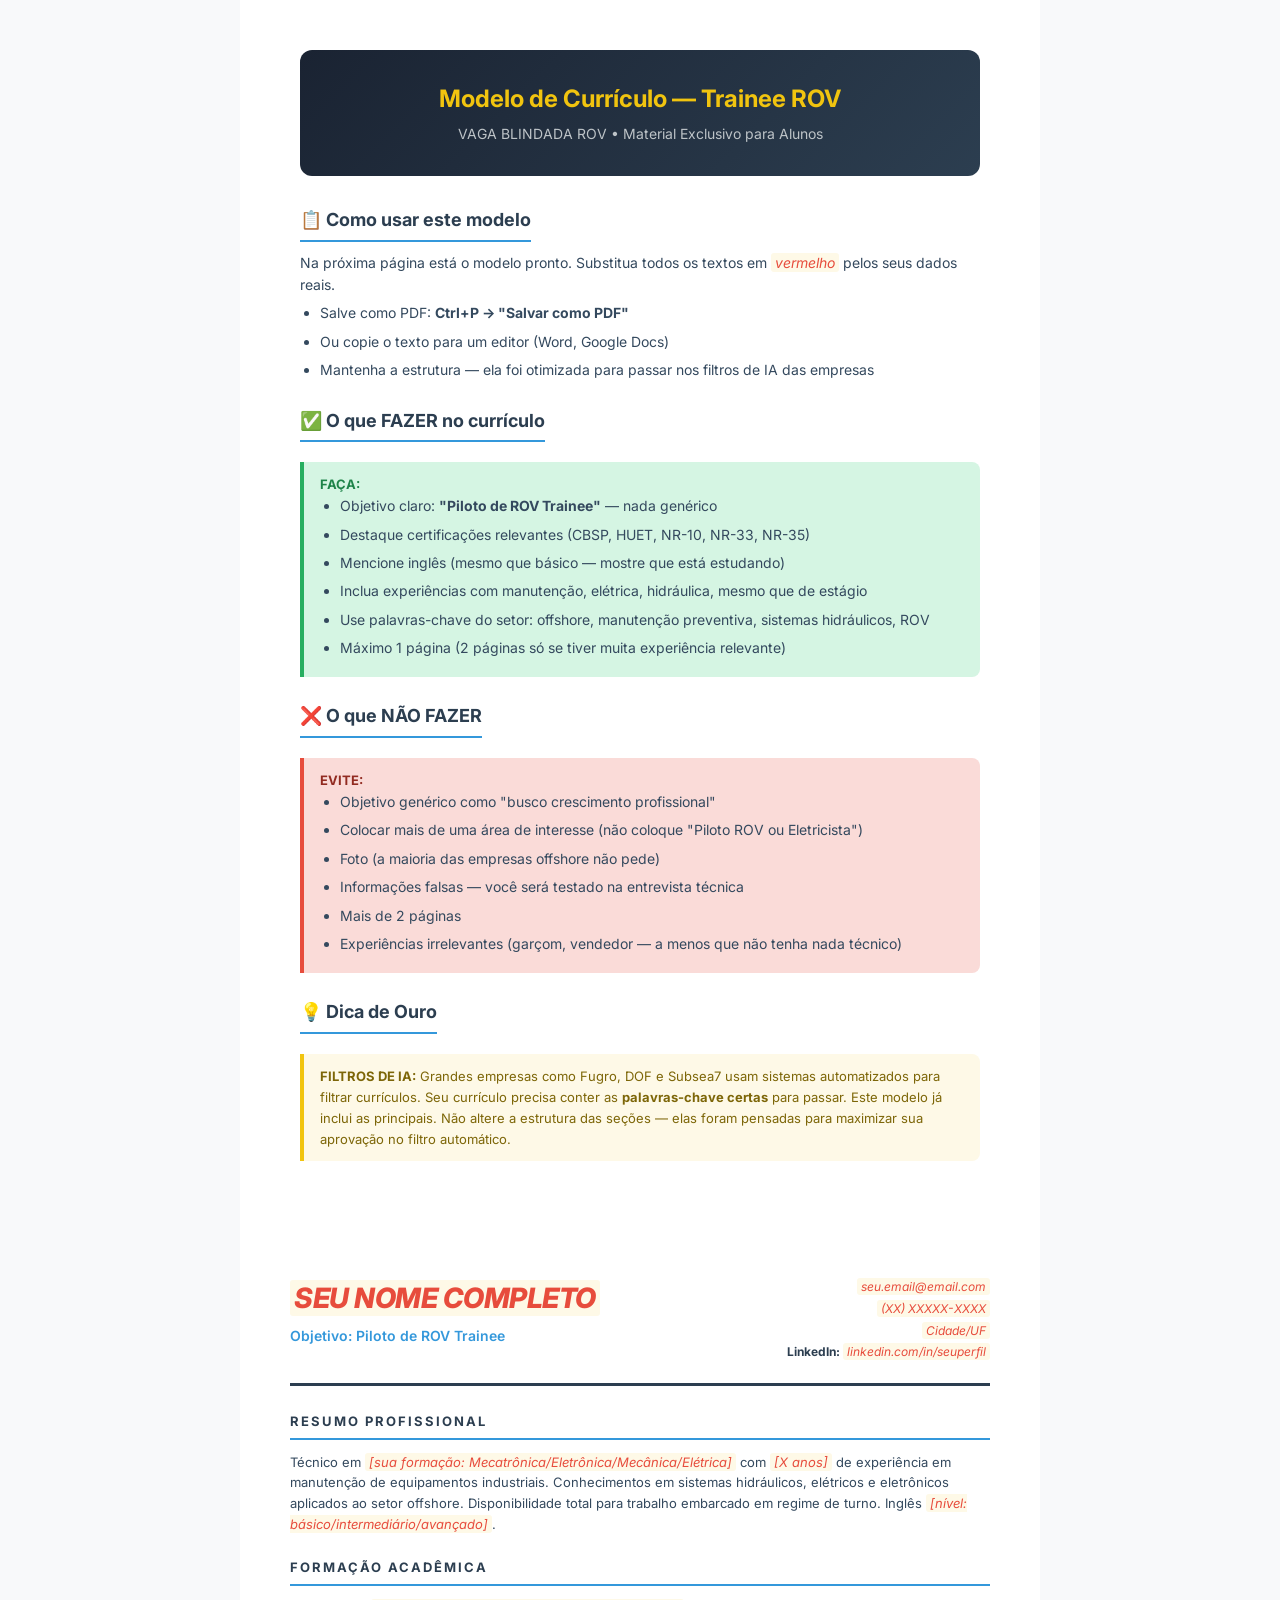
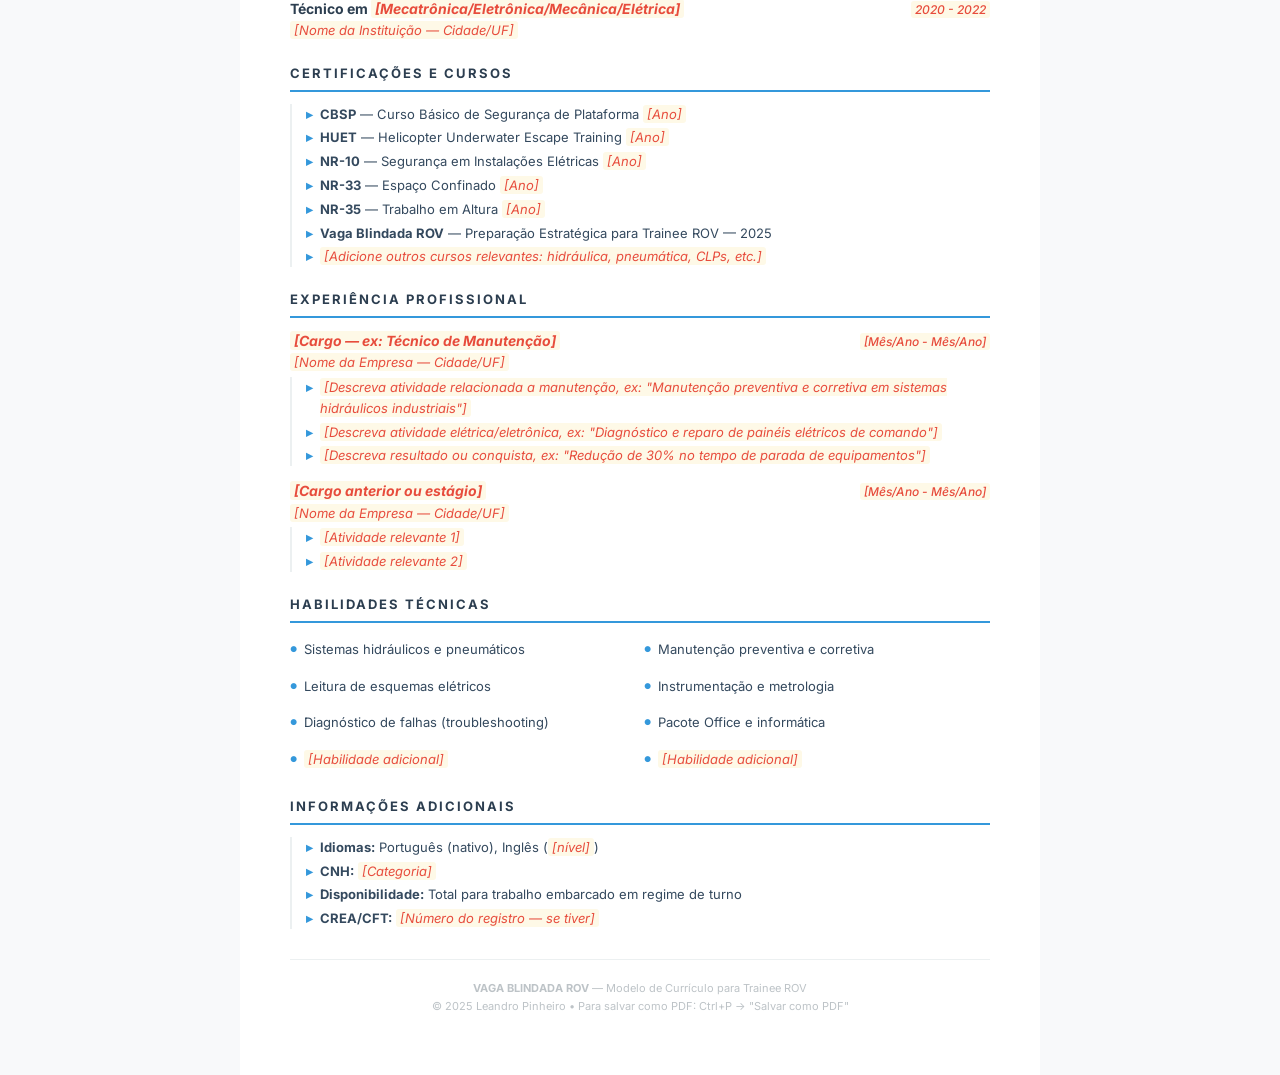
<file: frontend/public/curriculo-rov.html>
<!DOCTYPE html>
<html lang="pt-BR">
<head>
<meta charset="UTF-8">
<meta name="viewport" content="width=device-width, initial-scale=1.0">
<title>Modelo de Currículo - Trainee ROV</title>
<style>
  @import url('https://fonts.googleapis.com/css2?family=Inter:wght@400;500;600;700;800&display=swap');
  
  * { margin: 0; padding: 0; box-sizing: border-box; }
  
  body {
    font-family: 'Inter', sans-serif;
    background: #f8f9fa;
    color: #2c3e50;
    line-height: 1.6;
  }
  
  .page-wrapper {
    max-width: 800px;
    margin: 0 auto;
    background: white;
  }
  
  /* INSTRUCTIONS PAGE */
  .instructions {
    padding: 50px 60px;
    background: white;
    page-break-after: always;
  }
  
  .instr-header {
    text-align: center;
    padding: 30px;
    background: linear-gradient(135deg, #1a2332, #2c3e50);
    color: white;
    border-radius: 12px;
    margin-bottom: 30px;
  }
  
  .instr-header h1 {
    font-size: 24px;
    color: #f1c40f;
    margin-bottom: 5px;
  }
  
  .instr-header p {
    color: #bdc3c7;
    font-size: 14px;
  }
  
  .instr-section {
    margin-bottom: 25px;
  }
  
  .instr-section h2 {
    font-size: 18px;
    color: #2c3e50;
    margin-bottom: 10px;
    padding-bottom: 5px;
    border-bottom: 2px solid #3498db;
    display: inline-block;
  }
  
  .instr-section p, .instr-section li {
    font-size: 14px;
    color: #34495e;
    margin-bottom: 6px;
  }
  
  .instr-section ul { margin-left: 20px; }
  
  .tip-green {
    background: #d5f5e3;
    border-left: 4px solid #27ae60;
    padding: 12px 16px;
    border-radius: 0 8px 8px 0;
    margin: 10px 0;
    font-size: 13px;
    color: #1e8449;
  }
  
  .tip-red {
    background: #fadbd8;
    border-left: 4px solid #e74c3c;
    padding: 12px 16px;
    border-radius: 0 8px 8px 0;
    margin: 10px 0;
    font-size: 13px;
    color: #922b21;
  }
  
  .tip-yellow {
    background: #fef9e7;
    border-left: 4px solid #f1c40f;
    padding: 12px 16px;
    border-radius: 0 8px 8px 0;
    margin: 10px 0;
    font-size: 13px;
    color: #7d6608;
  }

  /* CV TEMPLATE */
  .cv-page {
    padding: 40px 50px;
    min-height: 100vh;
  }
  
  /* Header */
  .cv-header {
    display: flex;
    justify-content: space-between;
    align-items: flex-start;
    padding-bottom: 20px;
    border-bottom: 3px solid #2c3e50;
    margin-bottom: 25px;
  }
  
  .cv-name {
    font-size: 28px;
    font-weight: 800;
    color: #1a2332;
    letter-spacing: -0.5px;
  }
  
  .cv-objective {
    font-size: 14px;
    color: #3498db;
    font-weight: 600;
    margin-top: 4px;
  }
  
  .cv-contact {
    text-align: right;
    font-size: 12px;
    color: #7f8c8d;
    line-height: 1.8;
  }
  
  .cv-contact strong {
    color: #2c3e50;
  }
  
  /* Sections */
  .cv-section {
    margin-bottom: 22px;
  }
  
  .cv-section-title {
    font-size: 13px;
    font-weight: 700;
    text-transform: uppercase;
    letter-spacing: 2px;
    color: #2c3e50;
    padding-bottom: 6px;
    border-bottom: 2px solid #3498db;
    margin-bottom: 12px;
  }
  
  /* Entries */
  .cv-entry {
    margin-bottom: 14px;
  }
  
  .cv-entry-header {
    display: flex;
    justify-content: space-between;
    align-items: baseline;
  }
  
  .cv-entry-title {
    font-size: 14px;
    font-weight: 700;
    color: #2c3e50;
  }
  
  .cv-entry-date {
    font-size: 12px;
    color: #95a5a6;
    font-weight: 500;
  }
  
  .cv-entry-subtitle {
    font-size: 13px;
    color: #7f8c8d;
    font-style: italic;
    margin-bottom: 4px;
  }
  
  .cv-entry-desc {
    font-size: 13px;
    color: #34495e;
    padding-left: 14px;
    border-left: 2px solid #ecf0f1;
  }
  
  .cv-entry-desc li {
    margin-bottom: 3px;
    list-style: none;
    position: relative;
    padding-left: 14px;
  }
  
  .cv-entry-desc li::before {
    content: "▸";
    position: absolute;
    left: 0;
    color: #3498db;
    font-weight: bold;
  }
  
  /* Skills */
  .cv-skills-grid {
    display: grid;
    grid-template-columns: 1fr 1fr;
    gap: 8px;
  }
  
  .cv-skill-item {
    font-size: 13px;
    color: #34495e;
    padding: 4px 0;
    padding-left: 14px;
    position: relative;
  }
  
  .cv-skill-item::before {
    content: "●";
    position: absolute;
    left: 0;
    color: #3498db;
    font-size: 8px;
    top: 8px;
  }
  
  /* Placeholder texts */
  .placeholder {
    color: #e74c3c;
    font-style: italic;
    background: #fef9e7;
    padding: 1px 4px;
    border-radius: 3px;
    font-size: inherit;
  }
  
  .cv-footer {
    text-align: center;
    padding: 20px;
    color: #bdc3c7;
    font-size: 11px;
    border-top: 1px solid #ecf0f1;
    margin-top: 30px;
  }
  
  @media print {
    body { background: white; }
    .page-wrapper { box-shadow: none; }
    .placeholder { background: #fff3cd; }
  }
</style>
</head>
<body>

<div class="page-wrapper">

  <!-- ============================== -->
  <!-- PÁGINA 1: INSTRUÇÕES -->
  <!-- ============================== -->
  <div class="instructions">
    <div class="instr-header">
      <h1>Modelo de Currículo — Trainee ROV</h1>
      <p>VAGA BLINDADA ROV • Material Exclusivo para Alunos</p>
    </div>

    <div class="instr-section">
      <h2>📋 Como usar este modelo</h2>
      <p>Na próxima página está o modelo pronto. Substitua todos os textos em <span class="placeholder">vermelho</span> pelos seus dados reais.</p>
      <ul>
        <li>Salve como PDF: <strong>Ctrl+P → "Salvar como PDF"</strong></li>
        <li>Ou copie o texto para um editor (Word, Google Docs)</li>
        <li>Mantenha a estrutura — ela foi otimizada para passar nos filtros de IA das empresas</li>
      </ul>
    </div>

    <div class="instr-section">
      <h2>✅ O que FAZER no currículo</h2>
      <div class="tip-green">
        <strong>FAÇA:</strong>
        <ul>
          <li>Objetivo claro: <strong>"Piloto de ROV Trainee"</strong> — nada genérico</li>
          <li>Destaque certificações relevantes (CBSP, HUET, NR-10, NR-33, NR-35)</li>
          <li>Mencione inglês (mesmo que básico — mostre que está estudando)</li>
          <li>Inclua experiências com manutenção, elétrica, hidráulica, mesmo que de estágio</li>
          <li>Use palavras-chave do setor: offshore, manutenção preventiva, sistemas hidráulicos, ROV</li>
          <li>Máximo 1 página (2 páginas só se tiver muita experiência relevante)</li>
        </ul>
      </div>
    </div>

    <div class="instr-section">
      <h2>❌ O que NÃO FAZER</h2>
      <div class="tip-red">
        <strong>EVITE:</strong>
        <ul>
          <li>Objetivo genérico como "busco crescimento profissional"</li>
          <li>Colocar mais de uma área de interesse (não coloque "Piloto ROV ou Eletricista")</li>
          <li>Foto (a maioria das empresas offshore não pede)</li>
          <li>Informações falsas — você será testado na entrevista técnica</li>
          <li>Mais de 2 páginas</li>
          <li>Experiências irrelevantes (garçom, vendedor — a menos que não tenha nada técnico)</li>
        </ul>
      </div>
    </div>

    <div class="instr-section">
      <h2>💡 Dica de Ouro</h2>
      <div class="tip-yellow">
        <strong>FILTROS DE IA:</strong> Grandes empresas como Fugro, DOF e Subsea7 usam sistemas automatizados para filtrar currículos. Seu currículo precisa conter as <strong>palavras-chave certas</strong> para passar. Este modelo já inclui as principais. Não altere a estrutura das seções — elas foram pensadas para maximizar sua aprovação no filtro automático.
      </div>
    </div>
  </div>

  <!-- ============================== -->
  <!-- PÁGINA 2: CURRÍCULO MODELO -->
  <!-- ============================== -->
  <div class="cv-page">
    
    <div class="cv-header">
      <div>
        <div class="cv-name"><span class="placeholder">SEU NOME COMPLETO</span></div>
        <div class="cv-objective">Objetivo: Piloto de ROV Trainee</div>
      </div>
      <div class="cv-contact">
        <span class="placeholder">seu.email@email.com</span><br>
        <span class="placeholder">(XX) XXXXX-XXXX</span><br>
        <span class="placeholder">Cidade/UF</span><br>
        <strong>LinkedIn:</strong> <span class="placeholder">linkedin.com/in/seuperfil</span>
      </div>
    </div>

    <!-- RESUMO PROFISSIONAL -->
    <div class="cv-section">
      <div class="cv-section-title">Resumo Profissional</div>
      <p style="font-size: 13px; color: #34495e;">
        Técnico em <span class="placeholder">[sua formação: Mecatrônica/Eletrônica/Mecânica/Elétrica]</span> com 
        <span class="placeholder">[X anos]</span> de experiência em manutenção de equipamentos industriais. 
        Conhecimentos em sistemas hidráulicos, elétricos e eletrônicos aplicados ao setor offshore. 
        Disponibilidade total para trabalho embarcado em regime de turno.
        Inglês <span class="placeholder">[nível: básico/intermediário/avançado]</span>.
      </p>
    </div>

    <!-- FORMAÇÃO -->
    <div class="cv-section">
      <div class="cv-section-title">Formação Acadêmica</div>
      <div class="cv-entry">
        <div class="cv-entry-header">
          <span class="cv-entry-title">Técnico em <span class="placeholder">[Mecatrônica/Eletrônica/Mecânica/Elétrica]</span></span>
          <span class="cv-entry-date"><span class="placeholder">2020 - 2022</span></span>
        </div>
        <div class="cv-entry-subtitle"><span class="placeholder">[Nome da Instituição — Cidade/UF]</span></div>
      </div>
    </div>

    <!-- CERTIFICAÇÕES -->
    <div class="cv-section">
      <div class="cv-section-title">Certificações e Cursos</div>
      <div class="cv-entry">
        <div class="cv-entry-desc">
          <ul>
            <li><strong>CBSP</strong> — Curso Básico de Segurança de Plataforma <span class="placeholder">[Ano]</span></li>
            <li><strong>HUET</strong> — Helicopter Underwater Escape Training <span class="placeholder">[Ano]</span></li>
            <li><strong>NR-10</strong> — Segurança em Instalações Elétricas <span class="placeholder">[Ano]</span></li>
            <li><strong>NR-33</strong> — Espaço Confinado <span class="placeholder">[Ano]</span></li>
            <li><strong>NR-35</strong> — Trabalho em Altura <span class="placeholder">[Ano]</span></li>
            <li><strong>Vaga Blindada ROV</strong> — Preparação Estratégica para Trainee ROV — 2025</li>
            <li><span class="placeholder">[Adicione outros cursos relevantes: hidráulica, pneumática, CLPs, etc.]</span></li>
          </ul>
        </div>
      </div>
    </div>

    <!-- EXPERIÊNCIA -->
    <div class="cv-section">
      <div class="cv-section-title">Experiência Profissional</div>
      
      <div class="cv-entry">
        <div class="cv-entry-header">
          <span class="cv-entry-title"><span class="placeholder">[Cargo — ex: Técnico de Manutenção]</span></span>
          <span class="cv-entry-date"><span class="placeholder">[Mês/Ano - Mês/Ano]</span></span>
        </div>
        <div class="cv-entry-subtitle"><span class="placeholder">[Nome da Empresa — Cidade/UF]</span></div>
        <div class="cv-entry-desc">
          <ul>
            <li><span class="placeholder">[Descreva atividade relacionada a manutenção, ex: "Manutenção preventiva e corretiva em sistemas hidráulicos industriais"]</span></li>
            <li><span class="placeholder">[Descreva atividade elétrica/eletrônica, ex: "Diagnóstico e reparo de painéis elétricos de comando"]</span></li>
            <li><span class="placeholder">[Descreva resultado ou conquista, ex: "Redução de 30% no tempo de parada de equipamentos"]</span></li>
          </ul>
        </div>
      </div>

      <div class="cv-entry">
        <div class="cv-entry-header">
          <span class="cv-entry-title"><span class="placeholder">[Cargo anterior ou estágio]</span></span>
          <span class="cv-entry-date"><span class="placeholder">[Mês/Ano - Mês/Ano]</span></span>
        </div>
        <div class="cv-entry-subtitle"><span class="placeholder">[Nome da Empresa — Cidade/UF]</span></div>
        <div class="cv-entry-desc">
          <ul>
            <li><span class="placeholder">[Atividade relevante 1]</span></li>
            <li><span class="placeholder">[Atividade relevante 2]</span></li>
          </ul>
        </div>
      </div>
    </div>

    <!-- HABILIDADES -->
    <div class="cv-section">
      <div class="cv-section-title">Habilidades Técnicas</div>
      <div class="cv-skills-grid">
        <div class="cv-skill-item">Sistemas hidráulicos e pneumáticos</div>
        <div class="cv-skill-item">Manutenção preventiva e corretiva</div>
        <div class="cv-skill-item">Leitura de esquemas elétricos</div>
        <div class="cv-skill-item">Instrumentação e metrologia</div>
        <div class="cv-skill-item">Diagnóstico de falhas (troubleshooting)</div>
        <div class="cv-skill-item">Pacote Office e informática</div>
        <div class="cv-skill-item"><span class="placeholder">[Habilidade adicional]</span></div>
        <div class="cv-skill-item"><span class="placeholder">[Habilidade adicional]</span></div>
      </div>
    </div>

    <!-- INFORMAÇÕES ADICIONAIS -->
    <div class="cv-section">
      <div class="cv-section-title">Informações Adicionais</div>
      <div class="cv-entry-desc">
        <ul>
          <li><strong>Idiomas:</strong> Português (nativo), Inglês (<span class="placeholder">[nível]</span>)</li>
          <li><strong>CNH:</strong> <span class="placeholder">[Categoria]</span></li>
          <li><strong>Disponibilidade:</strong> Total para trabalho embarcado em regime de turno</li>
          <li><strong>CREA/CFT:</strong> <span class="placeholder">[Número do registro — se tiver]</span></li>
        </ul>
      </div>
    </div>

    <div class="cv-footer">
      <strong>VAGA BLINDADA ROV</strong> — Modelo de Currículo para Trainee ROV<br>
      © 2025 Leandro Pinheiro • Para salvar como PDF: Ctrl+P → "Salvar como PDF"
    </div>

  </div>
</div>

</body>
</html>
</file>
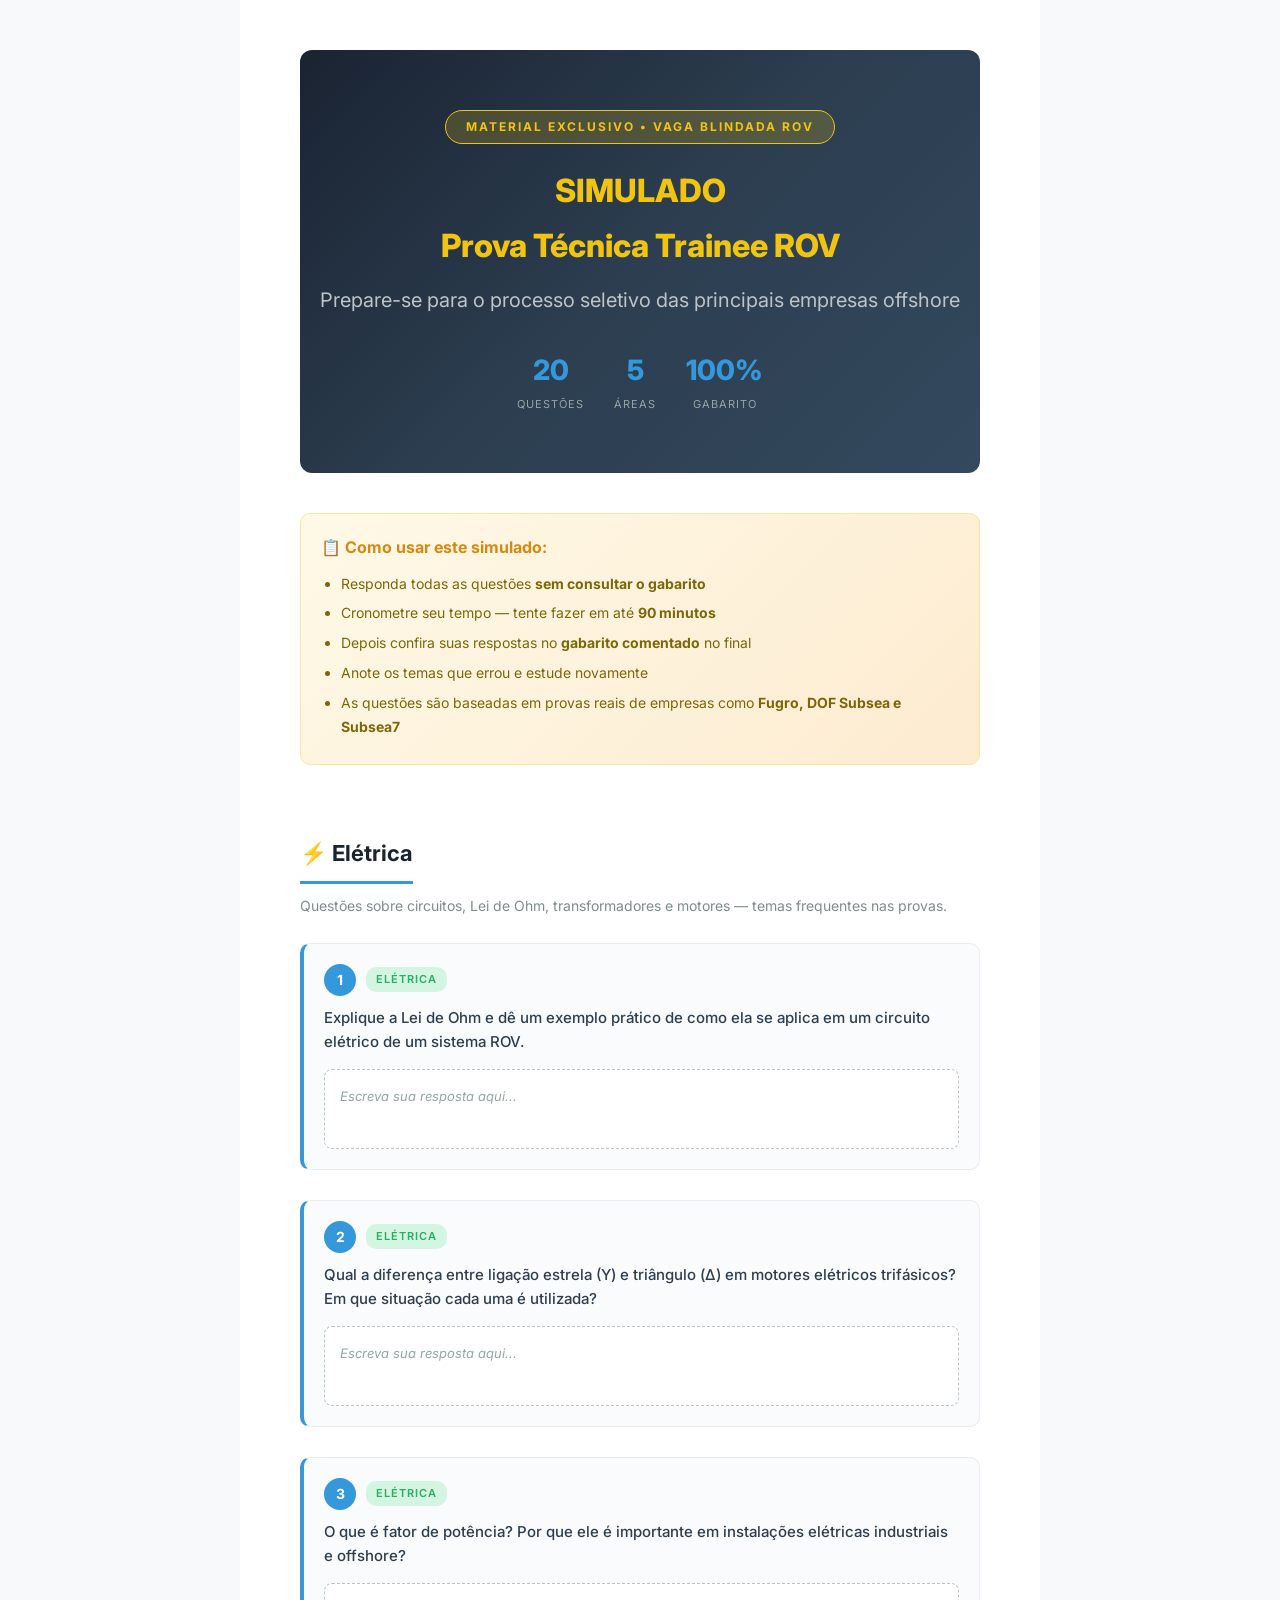
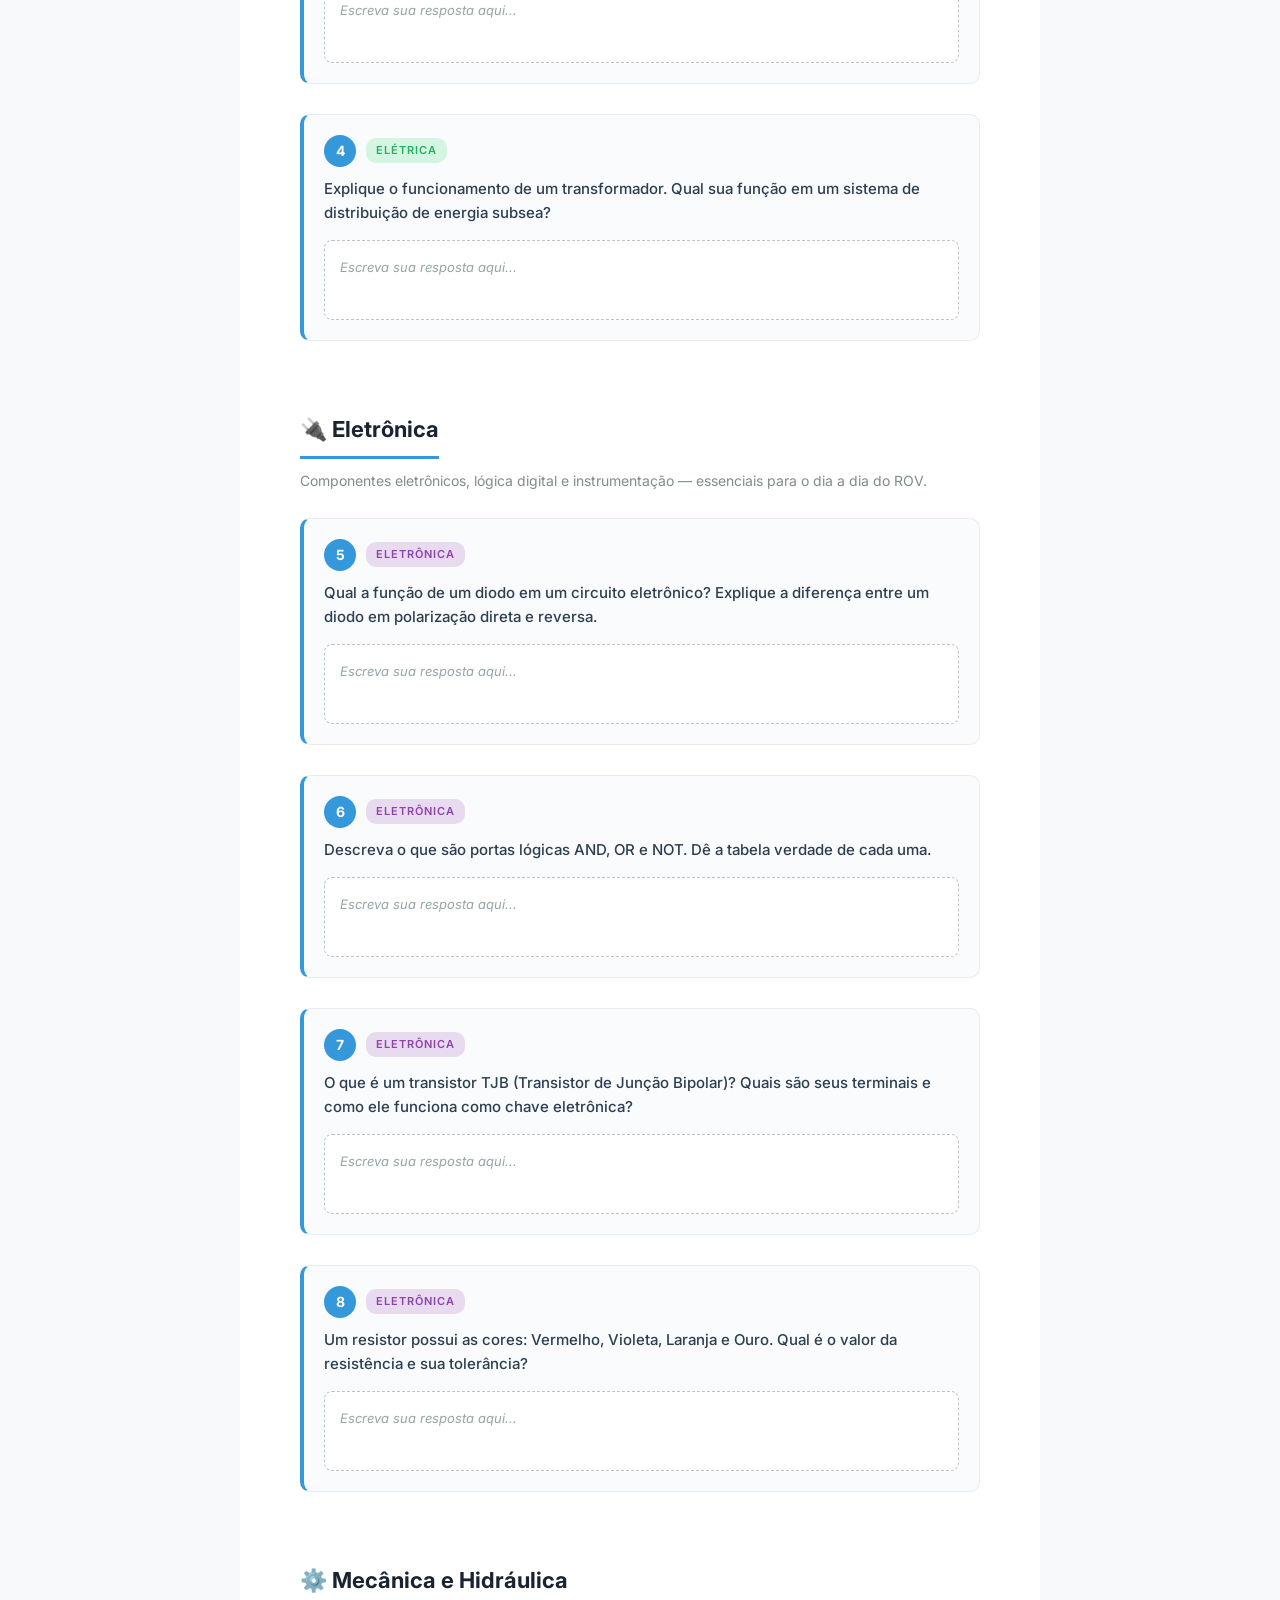
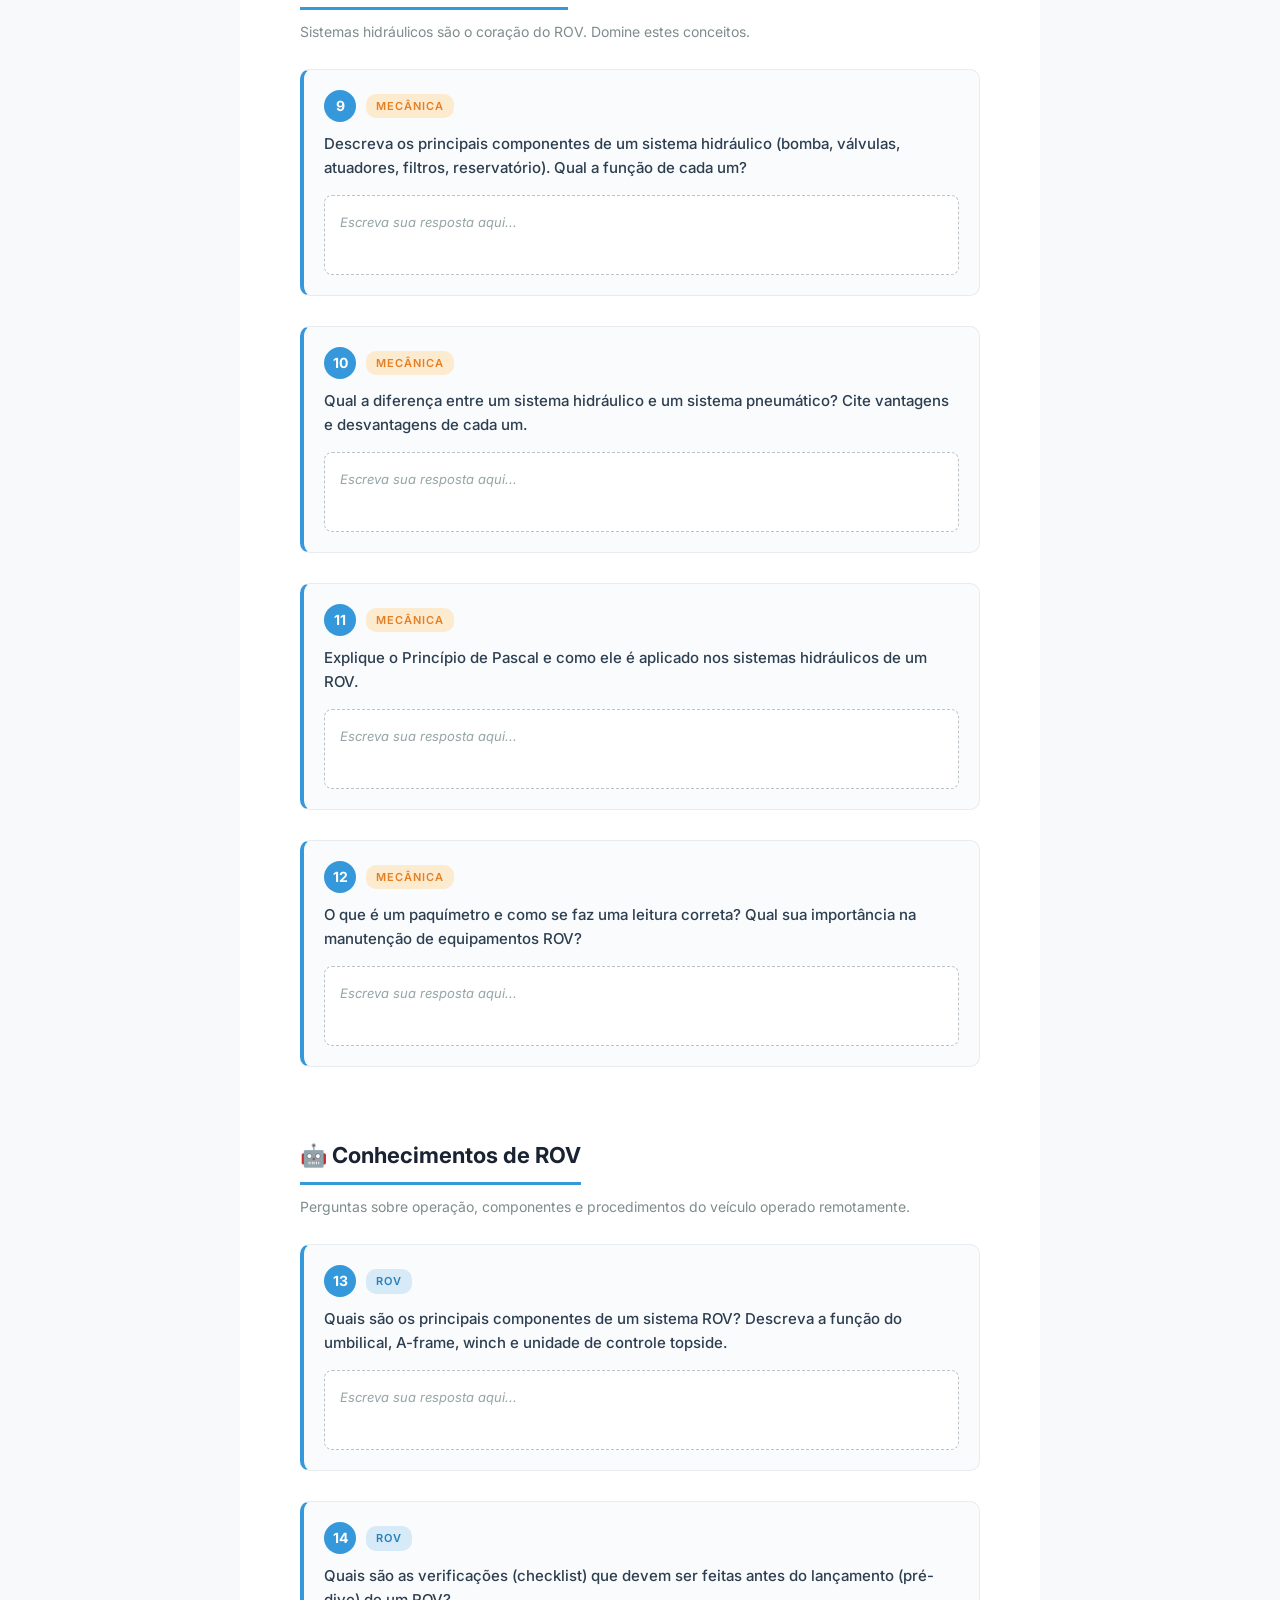
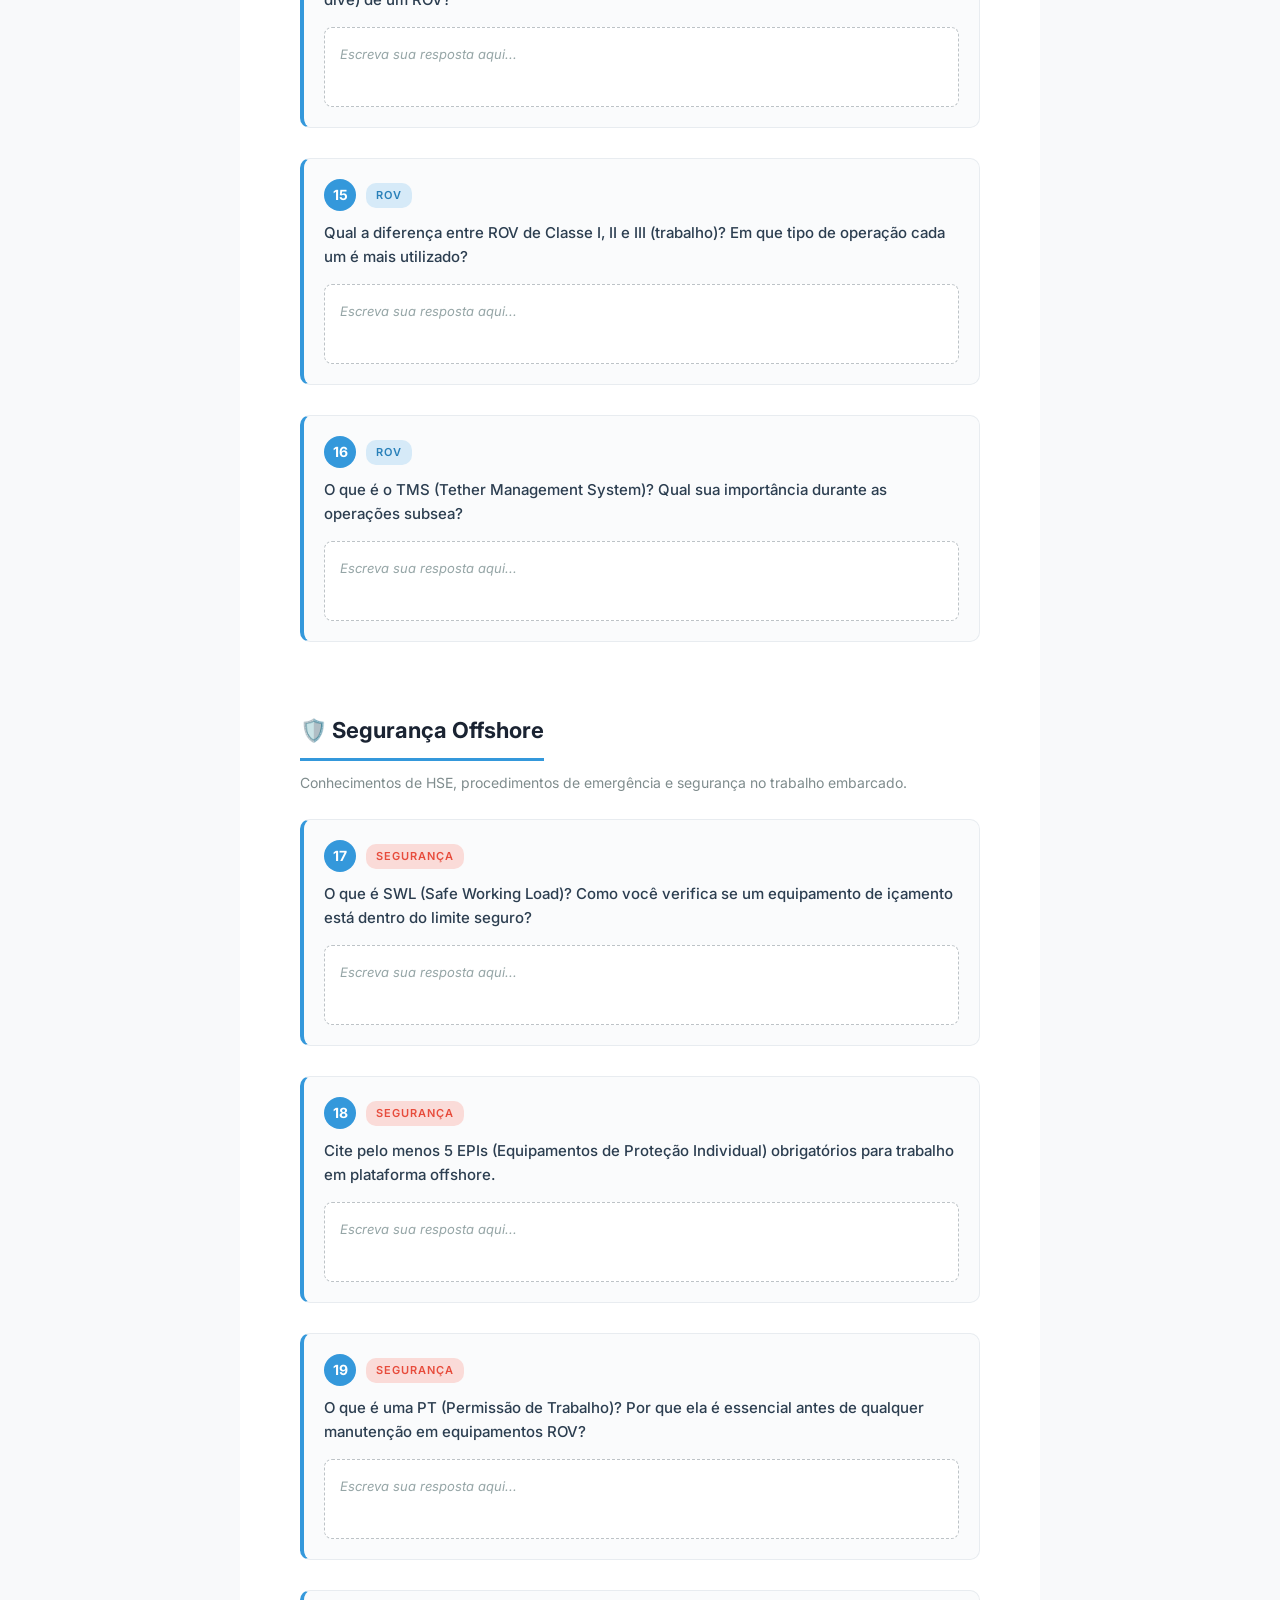
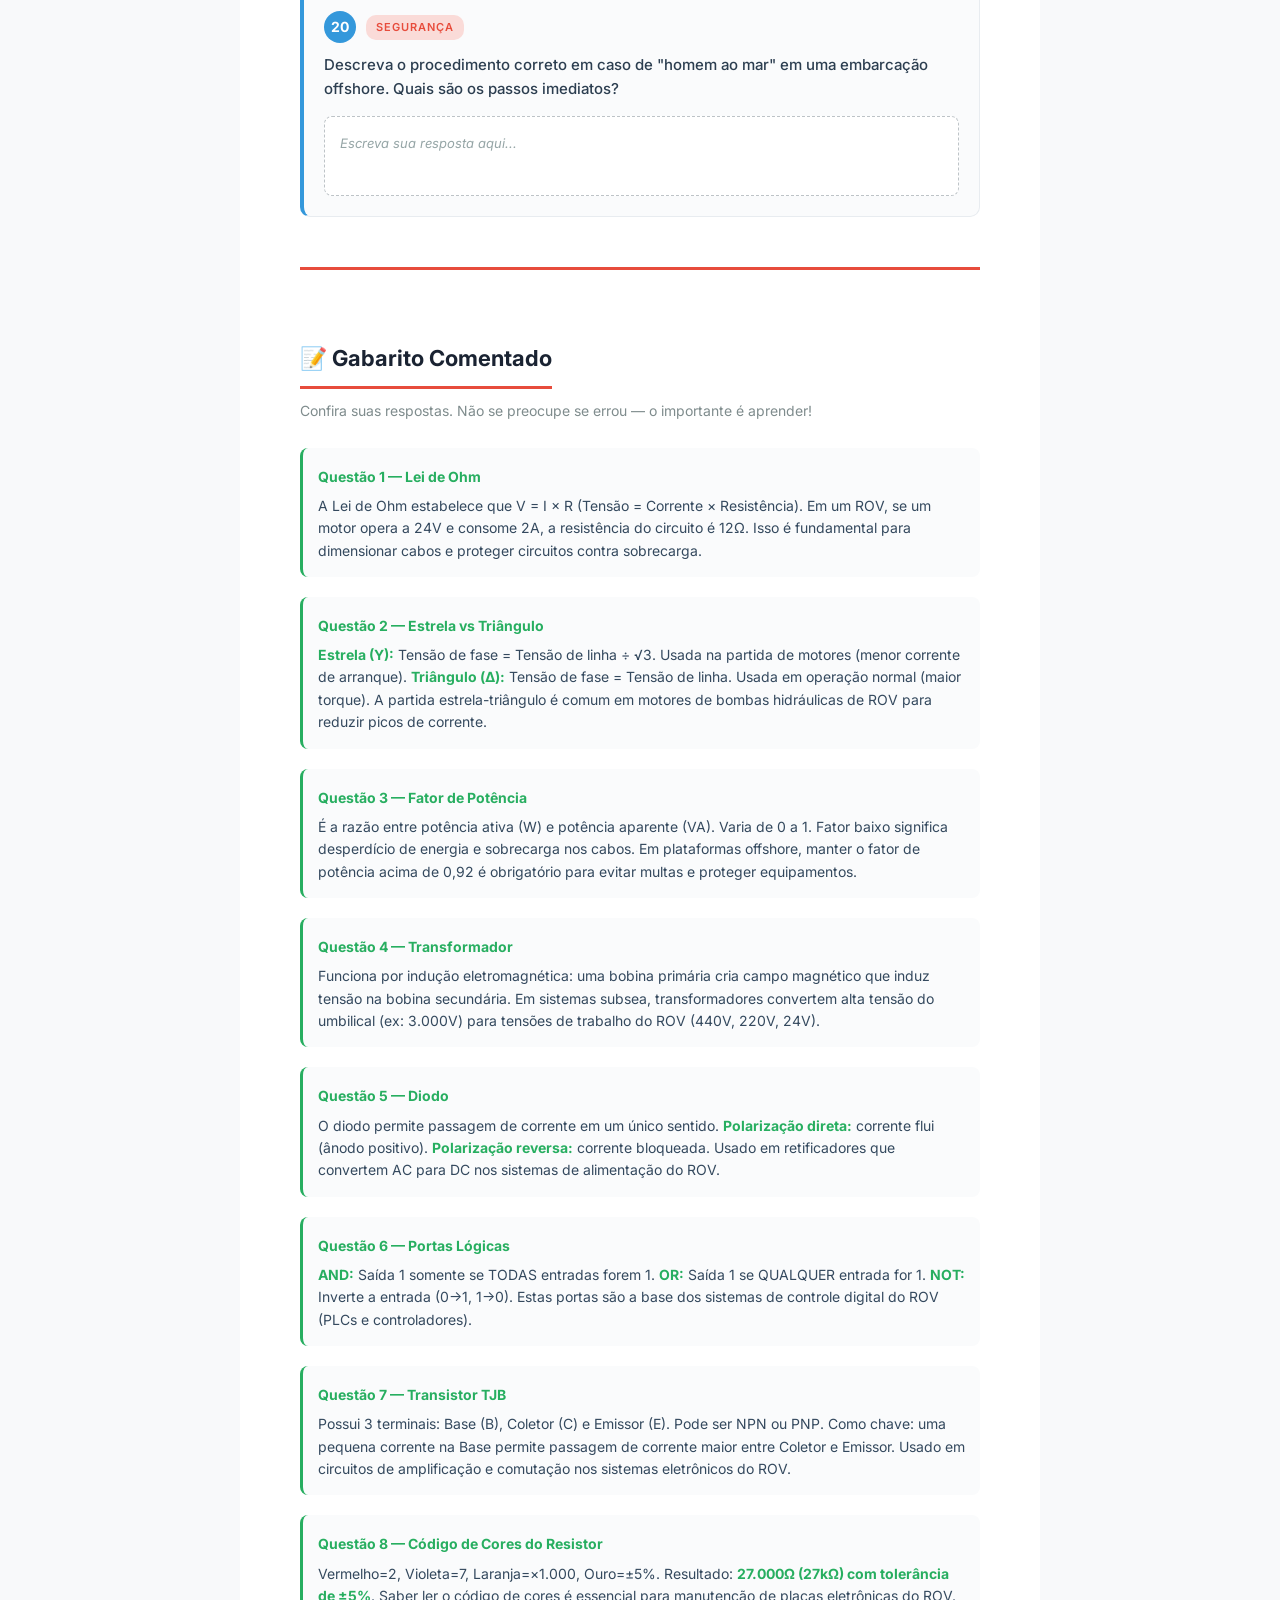
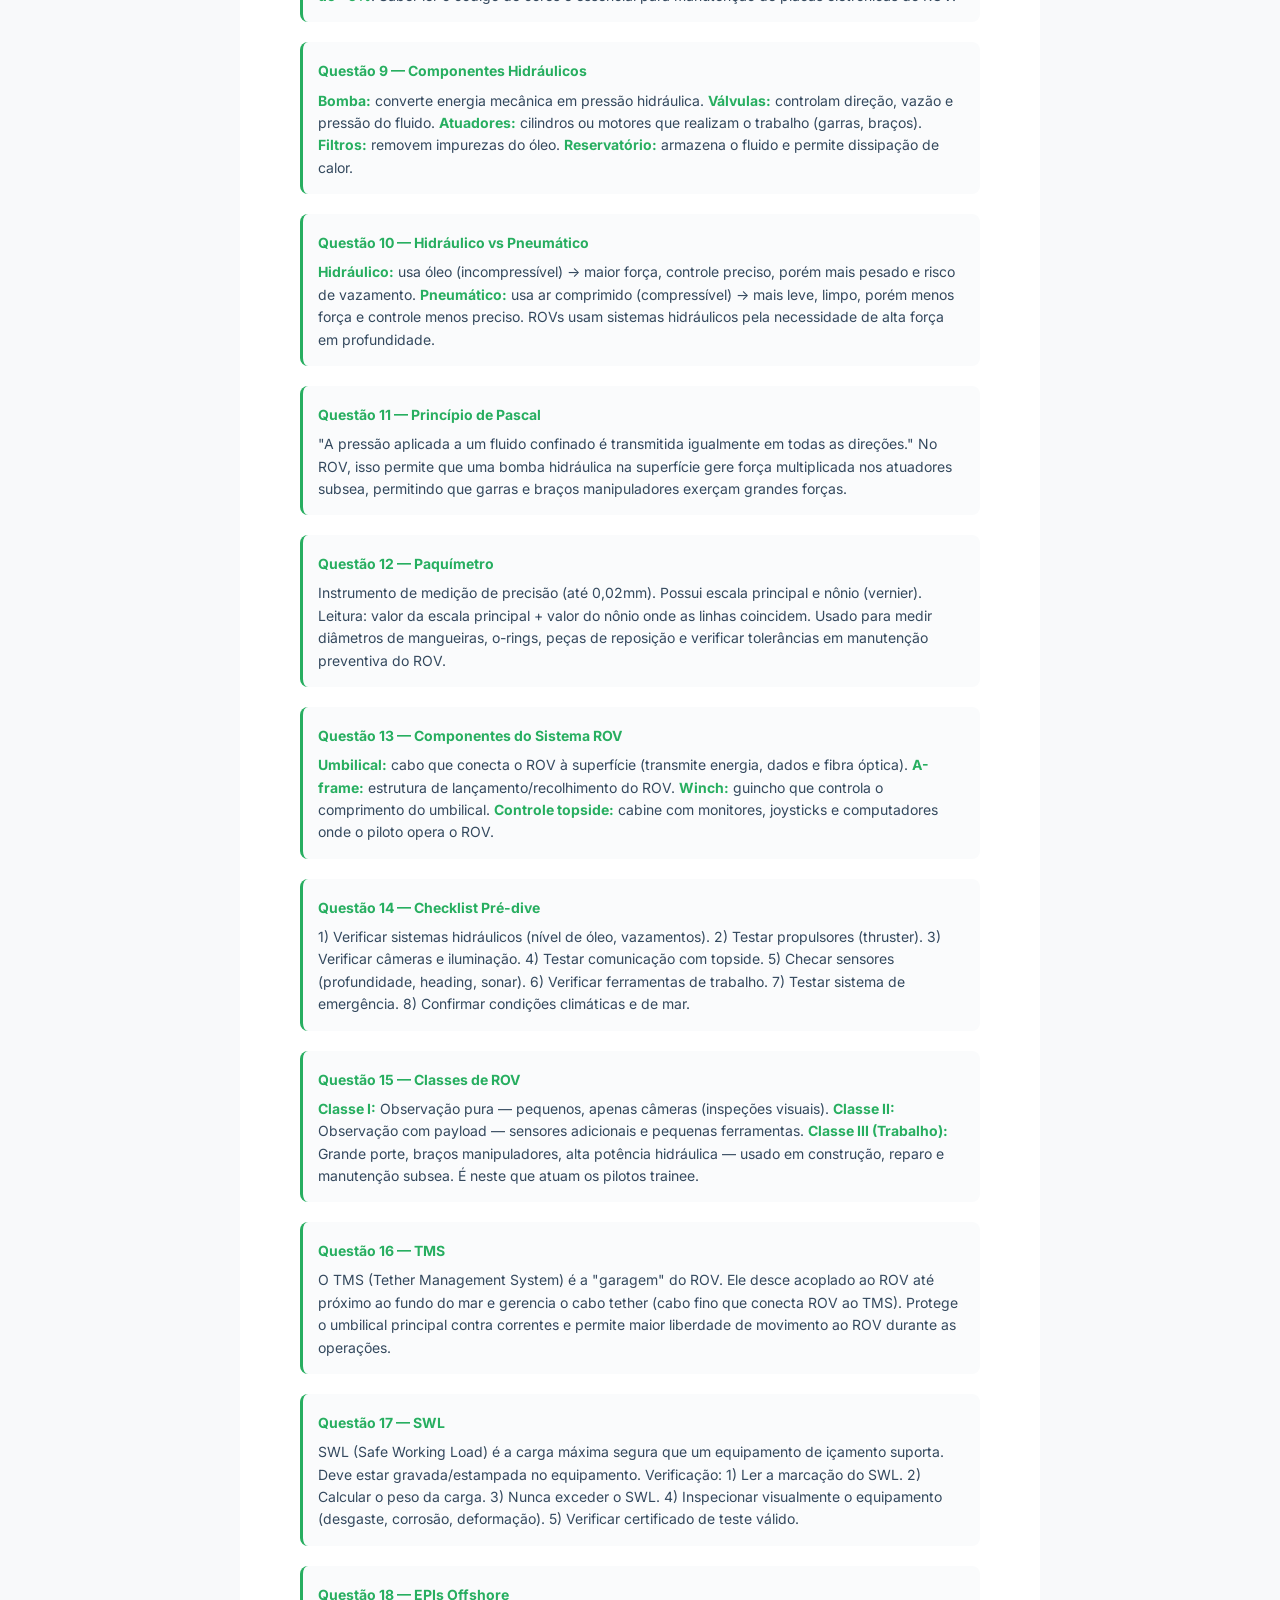
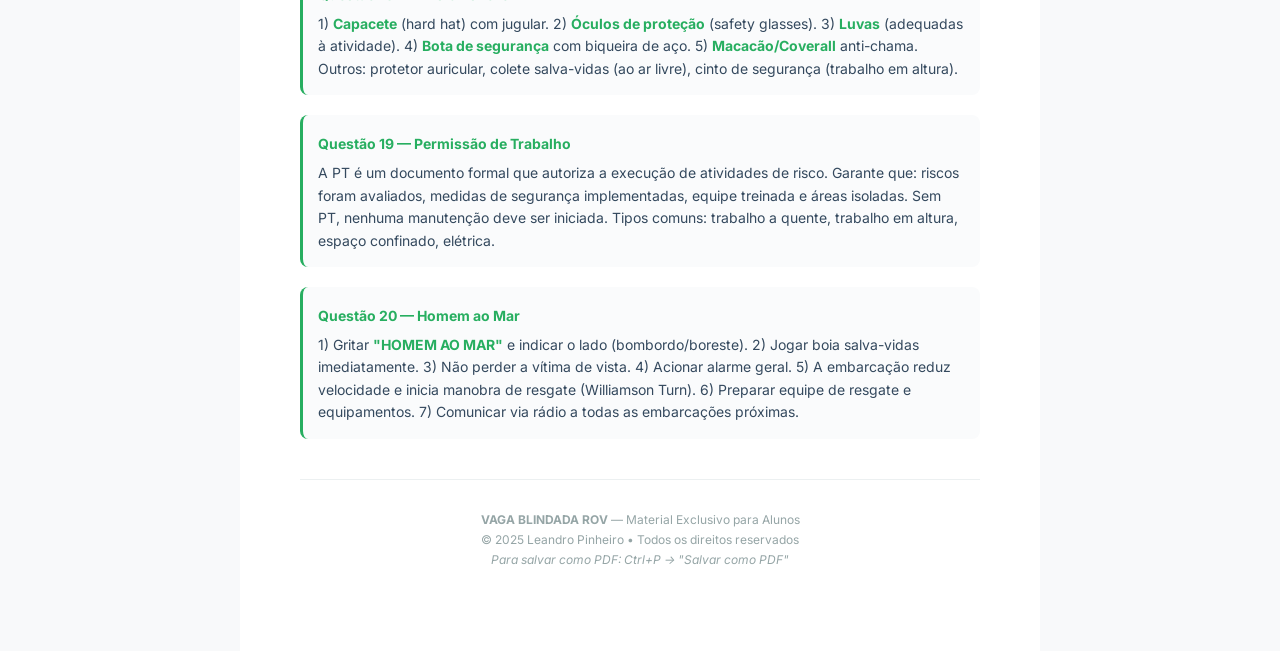
<file: frontend/public/simulado-rov.html>
<!DOCTYPE html>
<html lang="pt-BR">
<head>
<meta charset="UTF-8">
<meta name="viewport" content="width=device-width, initial-scale=1.0">
<title>Simulado - Prova Técnica Trainee ROV</title>
<style>
  @import url('https://fonts.googleapis.com/css2?family=Inter:wght@400;500;600;700;800&display=swap');
  
  * { margin: 0; padding: 0; box-sizing: border-box; }
  
  body {
    font-family: 'Inter', sans-serif;
    background: #f8f9fa;
    color: #1a2332;
    line-height: 1.7;
    padding: 0;
  }
  
  .page {
    max-width: 800px;
    margin: 0 auto;
    background: white;
    padding: 50px 60px;
    min-height: 100vh;
  }
  
  /* Cover */
  .cover {
    text-align: center;
    padding: 60px 20px;
    background: linear-gradient(135deg, #1a2332 0%, #2c3e50 50%, #34495e 100%);
    color: white;
    border-radius: 12px;
    margin-bottom: 40px;
    page-break-after: always;
  }
  
  .cover-badge {
    display: inline-block;
    background: rgba(241,196,15,0.2);
    border: 1px solid #f1c40f;
    color: #f1c40f;
    padding: 6px 20px;
    border-radius: 20px;
    font-size: 12px;
    font-weight: 700;
    text-transform: uppercase;
    letter-spacing: 2px;
    margin-bottom: 20px;
  }
  
  .cover h1 {
    font-size: 32px;
    font-weight: 800;
    margin-bottom: 10px;
    color: #f1c40f;
  }
  
  .cover h2 {
    font-size: 20px;
    font-weight: 400;
    color: #bdc3c7;
    margin-bottom: 30px;
  }
  
  .cover-info {
    display: flex;
    justify-content: center;
    gap: 30px;
    margin-top: 30px;
    flex-wrap: wrap;
  }
  
  .cover-stat {
    text-align: center;
  }
  
  .cover-stat-number {
    font-size: 28px;
    font-weight: 800;
    color: #3498db;
  }
  
  .cover-stat-label {
    font-size: 11px;
    text-transform: uppercase;
    letter-spacing: 1px;
    color: #95a5a6;
  }
  
  /* Section headers */
  .section-title {
    font-size: 22px;
    font-weight: 700;
    color: #1a2332;
    margin: 40px 0 10px;
    padding-bottom: 8px;
    border-bottom: 3px solid #3498db;
    display: inline-block;
  }
  
  .section-desc {
    color: #7f8c8d;
    font-size: 14px;
    margin-bottom: 25px;
  }
  
  /* Questions */
  .question {
    margin-bottom: 30px;
    padding: 20px;
    border: 1px solid #e8ecf0;
    border-radius: 10px;
    border-left: 4px solid #3498db;
    background: #fafbfc;
  }
  
  .question-header {
    display: flex;
    align-items: center;
    gap: 10px;
    margin-bottom: 10px;
  }
  
  .question-number {
    background: #3498db;
    color: white;
    width: 32px;
    height: 32px;
    border-radius: 50%;
    display: flex;
    align-items: center;
    justify-content: center;
    font-size: 14px;
    font-weight: 700;
    flex-shrink: 0;
  }
  
  .question-area {
    font-size: 11px;
    font-weight: 600;
    text-transform: uppercase;
    letter-spacing: 1px;
    padding: 3px 10px;
    border-radius: 10px;
    background: #eaf2f8;
    color: #2980b9;
  }
  
  .question-area.mecanica { background: #fdebd0; color: #e67e22; }
  .question-area.eletrica { background: #d5f5e3; color: #27ae60; }
  .question-area.eletronica { background: #e8daef; color: #8e44ad; }
  .question-area.rov { background: #d6eaf8; color: #2980b9; }
  .question-area.seguranca { background: #fadbd8; color: #e74c3c; }
  
  .question-text {
    font-size: 15px;
    font-weight: 500;
    color: #2c3e50;
    margin-bottom: 15px;
    line-height: 1.6;
  }
  
  .answer-space {
    border: 1px dashed #bdc3c7;
    border-radius: 8px;
    padding: 15px;
    min-height: 80px;
    background: white;
    color: #95a5a6;
    font-size: 13px;
    font-style: italic;
  }
  
  /* Answer key section */
  .answer-key {
    margin-top: 50px;
    padding-top: 30px;
    border-top: 3px solid #e74c3c;
    page-break-before: always;
  }
  
  .answer-key .section-title {
    border-bottom-color: #e74c3c;
  }
  
  .answer-item {
    margin-bottom: 20px;
    padding: 15px;
    background: #fafbfc;
    border-radius: 8px;
    border-left: 3px solid #27ae60;
  }
  
  .answer-item strong {
    color: #27ae60;
    font-size: 14px;
  }
  
  .answer-item p {
    font-size: 14px;
    color: #34495e;
    margin-top: 5px;
    line-height: 1.6;
  }
  
  /* Tips box */
  .tips-box {
    background: linear-gradient(135deg, #fef9e7, #fdebd0);
    border: 1px solid #f9e79f;
    border-radius: 10px;
    padding: 20px;
    margin: 30px 0;
  }
  
  .tips-box h3 {
    color: #d68910;
    font-size: 16px;
    margin-bottom: 10px;
  }
  
  .tips-box li {
    font-size: 14px;
    color: #7d6608;
    margin-bottom: 6px;
    margin-left: 20px;
  }
  
  /* Footer */
  .doc-footer {
    text-align: center;
    padding: 30px;
    color: #95a5a6;
    font-size: 12px;
    border-top: 1px solid #ecf0f1;
    margin-top: 40px;
  }
  
  @media print {
    body { padding: 0; background: white; }
    .page { padding: 30px 40px; box-shadow: none; }
    .question { break-inside: avoid; }
    .answer-item { break-inside: avoid; }
  }
</style>
</head>
<body>

<div class="page">

  <!-- CAPA -->
  <div class="cover">
    <div class="cover-badge">Material Exclusivo • Vaga Blindada ROV</div>
    <h1>SIMULADO<br>Prova Técnica Trainee ROV</h1>
    <h2>Prepare-se para o processo seletivo das principais empresas offshore</h2>
    <div class="cover-info">
      <div class="cover-stat">
        <div class="cover-stat-number">20</div>
        <div class="cover-stat-label">Questões</div>
      </div>
      <div class="cover-stat">
        <div class="cover-stat-number">5</div>
        <div class="cover-stat-label">Áreas</div>
      </div>
      <div class="cover-stat">
        <div class="cover-stat-number">100%</div>
        <div class="cover-stat-label">Gabarito</div>
      </div>
    </div>
  </div>

  <!-- INSTRUÇÕES -->
  <div class="tips-box">
    <h3>📋 Como usar este simulado:</h3>
    <ul>
      <li>Responda todas as questões <strong>sem consultar o gabarito</strong></li>
      <li>Cronometre seu tempo — tente fazer em até <strong>90 minutos</strong></li>
      <li>Depois confira suas respostas no <strong>gabarito comentado</strong> no final</li>
      <li>Anote os temas que errou e estude novamente</li>
      <li>As questões são baseadas em provas reais de empresas como <strong>Fugro, DOF Subsea e Subsea7</strong></li>
    </ul>
  </div>

  <!-- SEÇÃO 1: ELÉTRICA -->
  <h2 class="section-title">⚡ Elétrica</h2>
  <p class="section-desc">Questões sobre circuitos, Lei de Ohm, transformadores e motores — temas frequentes nas provas.</p>

  <div class="question">
    <div class="question-header">
      <div class="question-number">1</div>
      <span class="question-area eletrica">Elétrica</span>
    </div>
    <p class="question-text">Explique a Lei de Ohm e dê um exemplo prático de como ela se aplica em um circuito elétrico de um sistema ROV.</p>
    <div class="answer-space">Escreva sua resposta aqui...</div>
  </div>

  <div class="question">
    <div class="question-header">
      <div class="question-number">2</div>
      <span class="question-area eletrica">Elétrica</span>
    </div>
    <p class="question-text">Qual a diferença entre ligação estrela (Y) e triângulo (Δ) em motores elétricos trifásicos? Em que situação cada uma é utilizada?</p>
    <div class="answer-space">Escreva sua resposta aqui...</div>
  </div>

  <div class="question">
    <div class="question-header">
      <div class="question-number">3</div>
      <span class="question-area eletrica">Elétrica</span>
    </div>
    <p class="question-text">O que é fator de potência? Por que ele é importante em instalações elétricas industriais e offshore?</p>
    <div class="answer-space">Escreva sua resposta aqui...</div>
  </div>

  <div class="question">
    <div class="question-header">
      <div class="question-number">4</div>
      <span class="question-area eletrica">Elétrica</span>
    </div>
    <p class="question-text">Explique o funcionamento de um transformador. Qual sua função em um sistema de distribuição de energia subsea?</p>
    <div class="answer-space">Escreva sua resposta aqui...</div>
  </div>

  <!-- SEÇÃO 2: ELETRÔNICA -->
  <h2 class="section-title">🔌 Eletrônica</h2>
  <p class="section-desc">Componentes eletrônicos, lógica digital e instrumentação — essenciais para o dia a dia do ROV.</p>

  <div class="question">
    <div class="question-header">
      <div class="question-number">5</div>
      <span class="question-area eletronica">Eletrônica</span>
    </div>
    <p class="question-text">Qual a função de um diodo em um circuito eletrônico? Explique a diferença entre um diodo em polarização direta e reversa.</p>
    <div class="answer-space">Escreva sua resposta aqui...</div>
  </div>

  <div class="question">
    <div class="question-header">
      <div class="question-number">6</div>
      <span class="question-area eletronica">Eletrônica</span>
    </div>
    <p class="question-text">Descreva o que são portas lógicas AND, OR e NOT. Dê a tabela verdade de cada uma.</p>
    <div class="answer-space">Escreva sua resposta aqui...</div>
  </div>

  <div class="question">
    <div class="question-header">
      <div class="question-number">7</div>
      <span class="question-area eletronica">Eletrônica</span>
    </div>
    <p class="question-text">O que é um transistor TJB (Transistor de Junção Bipolar)? Quais são seus terminais e como ele funciona como chave eletrônica?</p>
    <div class="answer-space">Escreva sua resposta aqui...</div>
  </div>

  <div class="question">
    <div class="question-header">
      <div class="question-number">8</div>
      <span class="question-area eletronica">Eletrônica</span>
    </div>
    <p class="question-text">Um resistor possui as cores: Vermelho, Violeta, Laranja e Ouro. Qual é o valor da resistência e sua tolerância?</p>
    <div class="answer-space">Escreva sua resposta aqui...</div>
  </div>

  <!-- SEÇÃO 3: MECÂNICA / HIDRÁULICA -->
  <h2 class="section-title">⚙️ Mecânica e Hidráulica</h2>
  <p class="section-desc">Sistemas hidráulicos são o coração do ROV. Domine estes conceitos.</p>

  <div class="question">
    <div class="question-header">
      <div class="question-number">9</div>
      <span class="question-area mecanica">Mecânica</span>
    </div>
    <p class="question-text">Descreva os principais componentes de um sistema hidráulico (bomba, válvulas, atuadores, filtros, reservatório). Qual a função de cada um?</p>
    <div class="answer-space">Escreva sua resposta aqui...</div>
  </div>

  <div class="question">
    <div class="question-header">
      <div class="question-number">10</div>
      <span class="question-area mecanica">Mecânica</span>
    </div>
    <p class="question-text">Qual a diferença entre um sistema hidráulico e um sistema pneumático? Cite vantagens e desvantagens de cada um.</p>
    <div class="answer-space">Escreva sua resposta aqui...</div>
  </div>

  <div class="question">
    <div class="question-header">
      <div class="question-number">11</div>
      <span class="question-area mecanica">Mecânica</span>
    </div>
    <p class="question-text">Explique o Princípio de Pascal e como ele é aplicado nos sistemas hidráulicos de um ROV.</p>
    <div class="answer-space">Escreva sua resposta aqui...</div>
  </div>

  <div class="question">
    <div class="question-header">
      <div class="question-number">12</div>
      <span class="question-area mecanica">Mecânica</span>
    </div>
    <p class="question-text">O que é um paquímetro e como se faz uma leitura correta? Qual sua importância na manutenção de equipamentos ROV?</p>
    <div class="answer-space">Escreva sua resposta aqui...</div>
  </div>

  <!-- SEÇÃO 4: CONHECIMENTOS DE ROV -->
  <h2 class="section-title">🤖 Conhecimentos de ROV</h2>
  <p class="section-desc">Perguntas sobre operação, componentes e procedimentos do veículo operado remotamente.</p>

  <div class="question">
    <div class="question-header">
      <div class="question-number">13</div>
      <span class="question-area rov">ROV</span>
    </div>
    <p class="question-text">Quais são os principais componentes de um sistema ROV? Descreva a função do umbilical, A-frame, winch e unidade de controle topside.</p>
    <div class="answer-space">Escreva sua resposta aqui...</div>
  </div>

  <div class="question">
    <div class="question-header">
      <div class="question-number">14</div>
      <span class="question-area rov">ROV</span>
    </div>
    <p class="question-text">Quais são as verificações (checklist) que devem ser feitas antes do lançamento (pré-dive) de um ROV?</p>
    <div class="answer-space">Escreva sua resposta aqui...</div>
  </div>

  <div class="question">
    <div class="question-header">
      <div class="question-number">15</div>
      <span class="question-area rov">ROV</span>
    </div>
    <p class="question-text">Qual a diferença entre ROV de Classe I, II e III (trabalho)? Em que tipo de operação cada um é mais utilizado?</p>
    <div class="answer-space">Escreva sua resposta aqui...</div>
  </div>

  <div class="question">
    <div class="question-header">
      <div class="question-number">16</div>
      <span class="question-area rov">ROV</span>
    </div>
    <p class="question-text">O que é o TMS (Tether Management System)? Qual sua importância durante as operações subsea?</p>
    <div class="answer-space">Escreva sua resposta aqui...</div>
  </div>

  <!-- SEÇÃO 5: SEGURANÇA OFFSHORE -->
  <h2 class="section-title">🛡️ Segurança Offshore</h2>
  <p class="section-desc">Conhecimentos de HSE, procedimentos de emergência e segurança no trabalho embarcado.</p>

  <div class="question">
    <div class="question-header">
      <div class="question-number">17</div>
      <span class="question-area seguranca">Segurança</span>
    </div>
    <p class="question-text">O que é SWL (Safe Working Load)? Como você verifica se um equipamento de içamento está dentro do limite seguro?</p>
    <div class="answer-space">Escreva sua resposta aqui...</div>
  </div>

  <div class="question">
    <div class="question-header">
      <div class="question-number">18</div>
      <span class="question-area seguranca">Segurança</span>
    </div>
    <p class="question-text">Cite pelo menos 5 EPIs (Equipamentos de Proteção Individual) obrigatórios para trabalho em plataforma offshore.</p>
    <div class="answer-space">Escreva sua resposta aqui...</div>
  </div>

  <div class="question">
    <div class="question-header">
      <div class="question-number">19</div>
      <span class="question-area seguranca">Segurança</span>
    </div>
    <p class="question-text">O que é uma PT (Permissão de Trabalho)? Por que ela é essencial antes de qualquer manutenção em equipamentos ROV?</p>
    <div class="answer-space">Escreva sua resposta aqui...</div>
  </div>

  <div class="question">
    <div class="question-header">
      <div class="question-number">20</div>
      <span class="question-area seguranca">Segurança</span>
    </div>
    <p class="question-text">Descreva o procedimento correto em caso de "homem ao mar" em uma embarcação offshore. Quais são os passos imediatos?</p>
    <div class="answer-space">Escreva sua resposta aqui...</div>
  </div>

  <!-- ============================================ -->
  <!-- GABARITO COMENTADO -->
  <!-- ============================================ -->
  <div class="answer-key">
    <h2 class="section-title">📝 Gabarito Comentado</h2>
    <p class="section-desc">Confira suas respostas. Não se preocupe se errou — o importante é aprender!</p>

    <div class="answer-item">
      <strong>Questão 1 — Lei de Ohm</strong>
      <p>A Lei de Ohm estabelece que V = I × R (Tensão = Corrente × Resistência). Em um ROV, se um motor opera a 24V e consome 2A, a resistência do circuito é 12Ω. Isso é fundamental para dimensionar cabos e proteger circuitos contra sobrecarga.</p>
    </div>

    <div class="answer-item">
      <strong>Questão 2 — Estrela vs Triângulo</strong>
      <p><strong>Estrela (Y):</strong> Tensão de fase = Tensão de linha ÷ √3. Usada na partida de motores (menor corrente de arranque). <strong>Triângulo (Δ):</strong> Tensão de fase = Tensão de linha. Usada em operação normal (maior torque). A partida estrela-triângulo é comum em motores de bombas hidráulicas de ROV para reduzir picos de corrente.</p>
    </div>

    <div class="answer-item">
      <strong>Questão 3 — Fator de Potência</strong>
      <p>É a razão entre potência ativa (W) e potência aparente (VA). Varia de 0 a 1. Fator baixo significa desperdício de energia e sobrecarga nos cabos. Em plataformas offshore, manter o fator de potência acima de 0,92 é obrigatório para evitar multas e proteger equipamentos.</p>
    </div>

    <div class="answer-item">
      <strong>Questão 4 — Transformador</strong>
      <p>Funciona por indução eletromagnética: uma bobina primária cria campo magnético que induz tensão na bobina secundária. Em sistemas subsea, transformadores convertem alta tensão do umbilical (ex: 3.000V) para tensões de trabalho do ROV (440V, 220V, 24V).</p>
    </div>

    <div class="answer-item">
      <strong>Questão 5 — Diodo</strong>
      <p>O diodo permite passagem de corrente em um único sentido. <strong>Polarização direta:</strong> corrente flui (ânodo positivo). <strong>Polarização reversa:</strong> corrente bloqueada. Usado em retificadores que convertem AC para DC nos sistemas de alimentação do ROV.</p>
    </div>

    <div class="answer-item">
      <strong>Questão 6 — Portas Lógicas</strong>
      <p><strong>AND:</strong> Saída 1 somente se TODAS entradas forem 1. <strong>OR:</strong> Saída 1 se QUALQUER entrada for 1. <strong>NOT:</strong> Inverte a entrada (0→1, 1→0). Estas portas são a base dos sistemas de controle digital do ROV (PLCs e controladores).</p>
    </div>

    <div class="answer-item">
      <strong>Questão 7 — Transistor TJB</strong>
      <p>Possui 3 terminais: Base (B), Coletor (C) e Emissor (E). Pode ser NPN ou PNP. Como chave: uma pequena corrente na Base permite passagem de corrente maior entre Coletor e Emissor. Usado em circuitos de amplificação e comutação nos sistemas eletrônicos do ROV.</p>
    </div>

    <div class="answer-item">
      <strong>Questão 8 — Código de Cores do Resistor</strong>
      <p>Vermelho=2, Violeta=7, Laranja=×1.000, Ouro=±5%. Resultado: <strong>27.000Ω (27kΩ) com tolerância de ±5%</strong>. Saber ler o código de cores é essencial para manutenção de placas eletrônicas do ROV.</p>
    </div>

    <div class="answer-item">
      <strong>Questão 9 — Componentes Hidráulicos</strong>
      <p><strong>Bomba:</strong> converte energia mecânica em pressão hidráulica. <strong>Válvulas:</strong> controlam direção, vazão e pressão do fluido. <strong>Atuadores:</strong> cilindros ou motores que realizam o trabalho (garras, braços). <strong>Filtros:</strong> removem impurezas do óleo. <strong>Reservatório:</strong> armazena o fluido e permite dissipação de calor.</p>
    </div>

    <div class="answer-item">
      <strong>Questão 10 — Hidráulico vs Pneumático</strong>
      <p><strong>Hidráulico:</strong> usa óleo (incompressível) → maior força, controle preciso, porém mais pesado e risco de vazamento. <strong>Pneumático:</strong> usa ar comprimido (compressível) → mais leve, limpo, porém menos força e controle menos preciso. ROVs usam sistemas hidráulicos pela necessidade de alta força em profundidade.</p>
    </div>

    <div class="answer-item">
      <strong>Questão 11 — Princípio de Pascal</strong>
      <p>"A pressão aplicada a um fluido confinado é transmitida igualmente em todas as direções." No ROV, isso permite que uma bomba hidráulica na superfície gere força multiplicada nos atuadores subsea, permitindo que garras e braços manipuladores exerçam grandes forças.</p>
    </div>

    <div class="answer-item">
      <strong>Questão 12 — Paquímetro</strong>
      <p>Instrumento de medição de precisão (até 0,02mm). Possui escala principal e nônio (vernier). Leitura: valor da escala principal + valor do nônio onde as linhas coincidem. Usado para medir diâmetros de mangueiras, o-rings, peças de reposição e verificar tolerâncias em manutenção preventiva do ROV.</p>
    </div>

    <div class="answer-item">
      <strong>Questão 13 — Componentes do Sistema ROV</strong>
      <p><strong>Umbilical:</strong> cabo que conecta o ROV à superfície (transmite energia, dados e fibra óptica). <strong>A-frame:</strong> estrutura de lançamento/recolhimento do ROV. <strong>Winch:</strong> guincho que controla o comprimento do umbilical. <strong>Controle topside:</strong> cabine com monitores, joysticks e computadores onde o piloto opera o ROV.</p>
    </div>

    <div class="answer-item">
      <strong>Questão 14 — Checklist Pré-dive</strong>
      <p>1) Verificar sistemas hidráulicos (nível de óleo, vazamentos). 2) Testar propulsores (thruster). 3) Verificar câmeras e iluminação. 4) Testar comunicação com topside. 5) Checar sensores (profundidade, heading, sonar). 6) Verificar ferramentas de trabalho. 7) Testar sistema de emergência. 8) Confirmar condições climáticas e de mar.</p>
    </div>

    <div class="answer-item">
      <strong>Questão 15 — Classes de ROV</strong>
      <p><strong>Classe I:</strong> Observação pura — pequenos, apenas câmeras (inspeções visuais). <strong>Classe II:</strong> Observação com payload — sensores adicionais e pequenas ferramentas. <strong>Classe III (Trabalho):</strong> Grande porte, braços manipuladores, alta potência hidráulica — usado em construção, reparo e manutenção subsea. É neste que atuam os pilotos trainee.</p>
    </div>

    <div class="answer-item">
      <strong>Questão 16 — TMS</strong>
      <p>O TMS (Tether Management System) é a "garagem" do ROV. Ele desce acoplado ao ROV até próximo ao fundo do mar e gerencia o cabo tether (cabo fino que conecta ROV ao TMS). Protege o umbilical principal contra correntes e permite maior liberdade de movimento ao ROV durante as operações.</p>
    </div>

    <div class="answer-item">
      <strong>Questão 17 — SWL</strong>
      <p>SWL (Safe Working Load) é a carga máxima segura que um equipamento de içamento suporta. Deve estar gravada/estampada no equipamento. Verificação: 1) Ler a marcação do SWL. 2) Calcular o peso da carga. 3) Nunca exceder o SWL. 4) Inspecionar visualmente o equipamento (desgaste, corrosão, deformação). 5) Verificar certificado de teste válido.</p>
    </div>

    <div class="answer-item">
      <strong>Questão 18 — EPIs Offshore</strong>
      <p>1) <strong>Capacete</strong> (hard hat) com jugular. 2) <strong>Óculos de proteção</strong> (safety glasses). 3) <strong>Luvas</strong> (adequadas à atividade). 4) <strong>Bota de segurança</strong> com biqueira de aço. 5) <strong>Macacão/Coverall</strong> anti-chama. Outros: protetor auricular, colete salva-vidas (ao ar livre), cinto de segurança (trabalho em altura).</p>
    </div>

    <div class="answer-item">
      <strong>Questão 19 — Permissão de Trabalho</strong>
      <p>A PT é um documento formal que autoriza a execução de atividades de risco. Garante que: riscos foram avaliados, medidas de segurança implementadas, equipe treinada e áreas isoladas. Sem PT, nenhuma manutenção deve ser iniciada. Tipos comuns: trabalho a quente, trabalho em altura, espaço confinado, elétrica.</p>
    </div>

    <div class="answer-item">
      <strong>Questão 20 — Homem ao Mar</strong>
      <p>1) Gritar <strong>"HOMEM AO MAR"</strong> e indicar o lado (bombordo/boreste). 2) Jogar boia salva-vidas imediatamente. 3) Não perder a vítima de vista. 4) Acionar alarme geral. 5) A embarcação reduz velocidade e inicia manobra de resgate (Williamson Turn). 6) Preparar equipe de resgate e equipamentos. 7) Comunicar via rádio a todas as embarcações próximas.</p>
    </div>
  </div>

  <div class="doc-footer">
    <strong>VAGA BLINDADA ROV</strong> — Material Exclusivo para Alunos<br>
    © 2025 Leandro Pinheiro • Todos os direitos reservados<br>
    <em>Para salvar como PDF: Ctrl+P → "Salvar como PDF"</em>
  </div>

</div>

</body>
</html>
</file>
